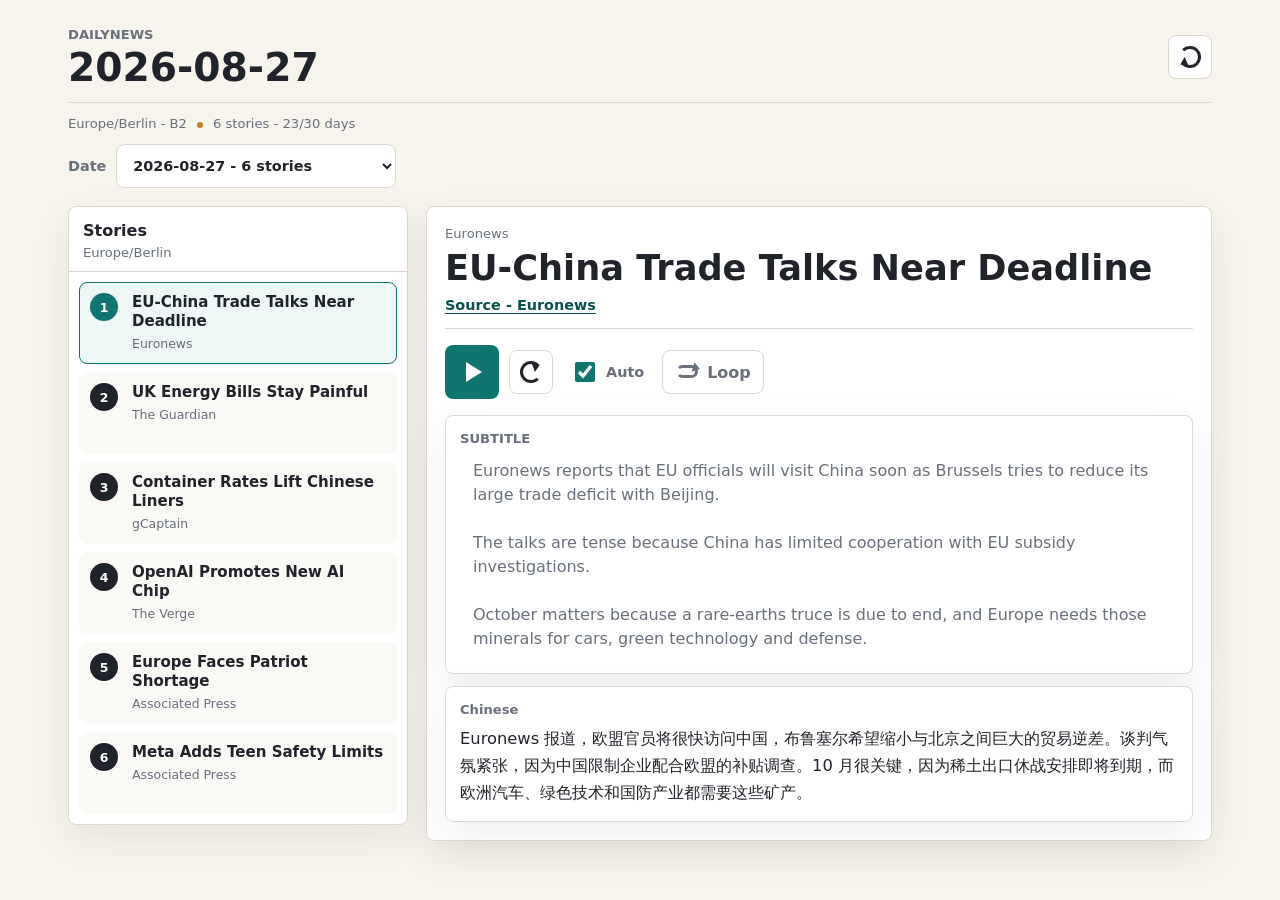
<file: docs/index.html>
<!doctype html>
<html lang="en">
  <head>
    <meta charset="utf-8">
    <meta name="viewport" content="width=device-width, initial-scale=1">
    <meta name="theme-color" content="#f7f4ee">
    <title>DailyNews</title>
    <link rel="manifest" href="manifest.webmanifest">
    <link rel="icon" href="icon.svg" type="image/svg+xml">
    <link rel="stylesheet" href="styles.css?v=20260630-loop">
  </head>
  <body>
    <main class="app-shell">
      <header class="topbar">
        <div>
          <p class="eyebrow">DailyNews</p>
          <h1 id="dateTitle">Loading today's news</h1>
        </div>
        <button id="refreshButton" class="icon-button" type="button" aria-label="Refresh content" title="Refresh content">
          <span class="refresh-symbol" aria-hidden="true"></span>
        </button>
      </header>

      <section class="status-line" aria-live="polite">
        <span id="runMeta">Fetching latest content...</span>
        <span id="countMeta"></span>
      </section>

      <section class="history-strip" aria-label="Archive">
        <label class="date-picker">
          <span>Date</span>
          <select id="daySelect" disabled></select>
        </label>
      </section>

      <section id="emptyState" class="empty-state" hidden>
        <h2>No daily content yet</h2>
        <p>Run the daily Codex workflow, then rebuild the static site.</p>
      </section>

      <section id="playerView" class="player-grid" hidden>
        <aside class="news-list-panel" aria-label="News list">
          <div class="panel-heading">
            <h2>Stories</h2>
            <span id="listDate"></span>
          </div>
          <div id="newsList" class="news-list"></div>
        </aside>

        <section class="reader-panel" aria-label="Selected story">
          <div class="story-header">
            <p id="sourceName" class="source-name"></p>
            <h2 id="storyTitle"></h2>
            <a id="sourceLink" class="source-link" target="_blank" rel="noreferrer">Source</a>
          </div>

          <div class="control-strip" aria-label="Playback controls">
            <button id="playButton" class="primary-control" type="button" aria-label="Play or pause" title="Play or pause">
              <span id="playIcon" class="play-symbol icon-play" aria-hidden="true"></span>
            </button>
            <button id="replayButton" class="icon-button" type="button" aria-label="Replay current track" title="Replay current track">
              <span class="replay-symbol" aria-hidden="true"></span>
            </button>
            <label class="toggle-control">
              <input id="autoAdvance" type="checkbox" checked>
              <span>Auto</span>
            </label>
            <button id="loopButton" class="loop-control" type="button" aria-pressed="false" aria-label="Loop today's stories" title="Loop today's stories">
              <span class="loop-symbol" aria-hidden="true"></span>
              <span>Loop</span>
            </button>
          </div>

          <audio id="audioPlayer" preload="metadata"></audio>

          <div class="subtitle-box" aria-live="polite">
            <p class="section-label">Subtitle</p>
            <div id="subtitleLines" class="subtitle-lines"></div>
          </div>

          <div class="text-columns">
            <article class="language-block">
              <div class="block-heading">
                <span>Chinese</span>
              </div>
              <p id="chineseText"></p>
            </article>
          </div>
        </section>
      </section>
    </main>
    <script src="app.js?v=20260630-loop" type="module"></script>
  </body>
</html>
</file>
<file: docs/styles.css>
:root {
  color-scheme: light;
  --paper: #f7f4ee;
  --surface: #ffffff;
  --ink: #20242a;
  --muted: #68707b;
  --line: #ded8cc;
  --teal: #11756f;
  --teal-dark: #0a514d;
  --amber: #c4812b;
  --coral: #bc5a4f;
  --shadow: 0 14px 40px rgba(32, 36, 42, 0.08);
  font-family: Inter, ui-sans-serif, system-ui, -apple-system, BlinkMacSystemFont, "Segoe UI", sans-serif;
}

* {
  box-sizing: border-box;
}

html,
body {
  margin: 0;
  min-height: 100%;
  background: var(--paper);
  color: var(--ink);
}

button,
input,
audio {
  font: inherit;
}

button {
  border: 0;
}

.app-shell {
  width: min(1180px, 100%);
  margin: 0 auto;
  padding: 18px;
}

.topbar {
  display: flex;
  align-items: center;
  justify-content: space-between;
  gap: 16px;
  padding: 8px 0 14px;
}

.eyebrow,
.section-label,
.source-name,
.status-line,
.block-heading,
.panel-heading span {
  color: var(--muted);
  font-size: 0.82rem;
  line-height: 1.3;
}

.eyebrow,
.section-label {
  margin: 0 0 4px;
  text-transform: uppercase;
  letter-spacing: 0;
  font-weight: 700;
}

h1,
h2,
p {
  margin-top: 0;
}

h1 {
  margin-bottom: 0;
  font-size: clamp(1.55rem, 4vw, 2.45rem);
  line-height: 1.05;
  letter-spacing: 0;
}

h2 {
  letter-spacing: 0;
}

.status-line {
  min-height: 28px;
  display: flex;
  align-items: center;
  gap: 10px;
  flex-wrap: wrap;
  border-top: 1px solid var(--line);
  padding-top: 12px;
}

.history-strip {
  display: flex;
  align-items: center;
  justify-content: flex-start;
  padding-top: 12px;
}

.date-picker {
  display: inline-flex;
  align-items: center;
  gap: 10px;
  color: var(--muted);
  font-size: 0.9rem;
  font-weight: 800;
}

.date-picker select {
  min-height: 44px;
  min-width: min(280px, 72vw);
  border: 1px solid var(--line);
  border-radius: 8px;
  background: var(--surface);
  color: var(--ink);
  padding: 0 38px 0 12px;
  font: inherit;
  font-weight: 700;
}

.status-line span + span::before {
  content: "";
  display: inline-block;
  width: 6px;
  height: 6px;
  margin-right: 10px;
  border-radius: 50%;
  background: var(--amber);
  vertical-align: middle;
}

.player-grid {
  display: grid;
  grid-template-columns: 340px minmax(0, 1fr);
  gap: 18px;
  margin-top: 18px;
}

.news-list-panel,
.reader-panel,
.empty-state,
.language-block,
.subtitle-box {
  background: var(--surface);
  border: 1px solid var(--line);
  box-shadow: var(--shadow);
}

.news-list-panel,
.reader-panel,
.empty-state {
  border-radius: 8px;
}

.news-list-panel {
  align-self: start;
  max-height: calc(100vh - 120px);
  overflow: auto;
}

.panel-heading {
  position: sticky;
  top: 0;
  z-index: 1;
  background: rgba(255, 255, 255, 0.94);
  border-bottom: 1px solid var(--line);
  padding: 14px 14px 10px;
  backdrop-filter: blur(8px);
}

.panel-heading h2 {
  margin-bottom: 2px;
  font-size: 1rem;
}

.news-list {
  display: grid;
  gap: 8px;
  padding: 10px;
}

.story-button {
  width: 100%;
  min-height: 82px;
  display: grid;
  grid-template-columns: 32px minmax(0, 1fr);
  gap: 10px;
  align-items: start;
  text-align: left;
  background: #faf9f6;
  color: var(--ink);
  border: 1px solid transparent;
  border-radius: 8px;
  padding: 10px;
  cursor: pointer;
}

.story-button.active {
  border-color: var(--teal);
  background: #edf7f5;
}

.story-index {
  width: 28px;
  height: 28px;
  display: grid;
  place-items: center;
  border-radius: 50%;
  background: var(--ink);
  color: #fff;
  font-size: 0.78rem;
  font-weight: 700;
}

.story-button.active .story-index {
  background: var(--teal);
}

.story-button strong {
  display: block;
  font-size: 0.94rem;
  line-height: 1.25;
}

.story-button span {
  display: block;
  margin-top: 5px;
  color: var(--muted);
  font-size: 0.78rem;
}

.reader-panel {
  min-width: 0;
  padding: 18px;
}

.story-header {
  border-bottom: 1px solid var(--line);
  padding-bottom: 14px;
}

.story-header h2 {
  margin-bottom: 8px;
  font-size: clamp(1.45rem, 3.5vw, 2.2rem);
  line-height: 1.08;
}

.source-name {
  margin-bottom: 7px;
}

.source-link {
  color: var(--teal-dark);
  font-size: 0.9rem;
  font-weight: 700;
  text-decoration-thickness: 1px;
  text-underline-offset: 3px;
}

.control-strip {
  display: flex;
  align-items: center;
  gap: 10px;
  flex-wrap: wrap;
  padding: 16px 0;
}

.primary-control,
.icon-button,
.loop-control,
.segmented-control button {
  min-width: 44px;
  min-height: 44px;
  display: inline-grid;
  place-items: center;
  border-radius: 8px;
  cursor: pointer;
  transition: transform 120ms ease, background 120ms ease;
}

.primary-control:active,
.icon-button:active,
.loop-control:active,
.segmented-control button:active,
.story-button:active {
  transform: scale(0.98);
}

.primary-control {
  width: 54px;
  height: 54px;
  background: var(--teal);
  color: #fff;
  font-weight: 800;
}

.play-symbol,
.replay-symbol,
.loop-symbol,
.refresh-symbol {
  position: relative;
  display: inline-block;
}

.icon-play {
  width: 0;
  height: 0;
  border-top: 10px solid transparent;
  border-bottom: 10px solid transparent;
  border-left: 16px solid currentColor;
  margin-left: 4px;
}

.icon-pause {
  width: 18px;
  height: 22px;
}

.icon-pause::before,
.icon-pause::after {
  content: "";
  position: absolute;
  top: 0;
  width: 6px;
  height: 22px;
  border-radius: 3px;
  background: currentColor;
}

.icon-pause::before {
  left: 1px;
}

.icon-pause::after {
  right: 1px;
}

.replay-symbol {
  width: 22px;
  height: 22px;
  border: 3px solid currentColor;
  border-right-color: transparent;
  border-radius: 50%;
}

.replay-symbol::after {
  content: "";
  position: absolute;
  right: -1px;
  top: -3px;
  width: 0;
  height: 0;
  border-left: 7px solid currentColor;
  border-top: 5px solid transparent;
  border-bottom: 5px solid transparent;
  transform: rotate(-20deg);
}

.loop-symbol {
  width: 24px;
  height: 18px;
}

.loop-symbol::before,
.loop-symbol::after {
  content: "";
  position: absolute;
}

.loop-symbol::before {
  inset: 2px 1px 3px;
  border: 3px solid currentColor;
  border-left-color: transparent;
  border-radius: 999px;
}

.loop-symbol::after {
  right: -1px;
  top: 0;
  width: 0;
  height: 0;
  border-left: 7px solid currentColor;
  border-top: 5px solid transparent;
  border-bottom: 5px solid transparent;
  transform: rotate(16deg);
}

.refresh-symbol {
  width: 22px;
  height: 22px;
  border: 3px solid currentColor;
  border-left-color: transparent;
  border-radius: 50%;
}

.refresh-symbol::after {
  content: "";
  position: absolute;
  left: -2px;
  bottom: -3px;
  width: 0;
  height: 0;
  border-right: 7px solid currentColor;
  border-top: 5px solid transparent;
  border-bottom: 5px solid transparent;
  transform: rotate(-24deg);
}

.icon-button {
  background: var(--surface);
  border: 1px solid var(--line);
  color: var(--ink);
  font-weight: 800;
}

.loop-control {
  display: inline-flex;
  align-items: center;
  gap: 8px;
  background: var(--surface);
  border: 1px solid var(--line);
  color: var(--muted);
  padding: 0 12px;
  font-weight: 800;
}

.loop-control.active {
  background: var(--ink);
  border-color: var(--ink);
  color: #fff;
}

.segmented-control {
  display: inline-grid;
  grid-template-columns: repeat(2, 1fr);
  border: 1px solid var(--line);
  border-radius: 8px;
  overflow: hidden;
}

.segmented-control button {
  border-radius: 0;
  background: var(--surface);
  color: var(--muted);
  font-weight: 800;
}

.segmented-control button.active {
  background: var(--ink);
  color: #fff;
}

.toggle-control {
  min-height: 44px;
  display: inline-flex;
  align-items: center;
  gap: 8px;
  padding: 0 8px;
  color: var(--muted);
  font-size: 0.9rem;
  font-weight: 700;
}

.toggle-control input {
  width: 20px;
  height: 20px;
  accent-color: var(--teal);
}

.subtitle-box {
  min-height: 148px;
  border-radius: 8px;
  padding: 14px;
}

.subtitle-lines {
  display: grid;
  gap: 8px;
}

.subtitle-line {
  margin: 0;
  padding: 8px 10px;
  border-left: 3px solid transparent;
  color: var(--muted);
  line-height: 1.5;
}

.subtitle-line.active {
  border-color: var(--coral);
  background: #fff5f2;
  color: var(--ink);
  font-weight: 700;
}

.text-columns {
  display: grid;
  grid-template-columns: minmax(0, 1fr);
  gap: 12px;
  margin-top: 12px;
}

.language-block {
  border-radius: 8px;
  padding: 14px;
}

.block-heading {
  display: flex;
  justify-content: space-between;
  gap: 8px;
  margin-bottom: 8px;
  font-weight: 800;
}

.language-block p {
  margin-bottom: 0;
  font-size: 1.02rem;
  line-height: 1.65;
}

.empty-state {
  margin-top: 18px;
  padding: 28px;
}

.empty-state h2 {
  margin-bottom: 6px;
}

.empty-state p {
  color: var(--muted);
  margin-bottom: 0;
}

@media (max-width: 820px) {
  .app-shell {
    padding: 14px;
  }

  .player-grid,
  .text-columns {
    grid-template-columns: 1fr;
  }

  .news-list-panel {
    max-height: none;
  }

  .news-list {
    grid-auto-flow: column;
    grid-auto-columns: minmax(240px, 82vw);
    overflow-x: auto;
    padding-bottom: 14px;
  }

  .story-button {
    min-height: 102px;
  }

  .reader-panel {
    padding: 14px;
  }
}

@media (max-width: 420px) {
  .topbar {
    align-items: flex-start;
  }

  .date-picker {
    width: 100%;
  }

  .date-picker select {
    min-width: 0;
    width: 100%;
  }

  .control-strip {
    gap: 8px;
  }

  .primary-control {
    width: 50px;
    height: 50px;
  }
}
</file>
